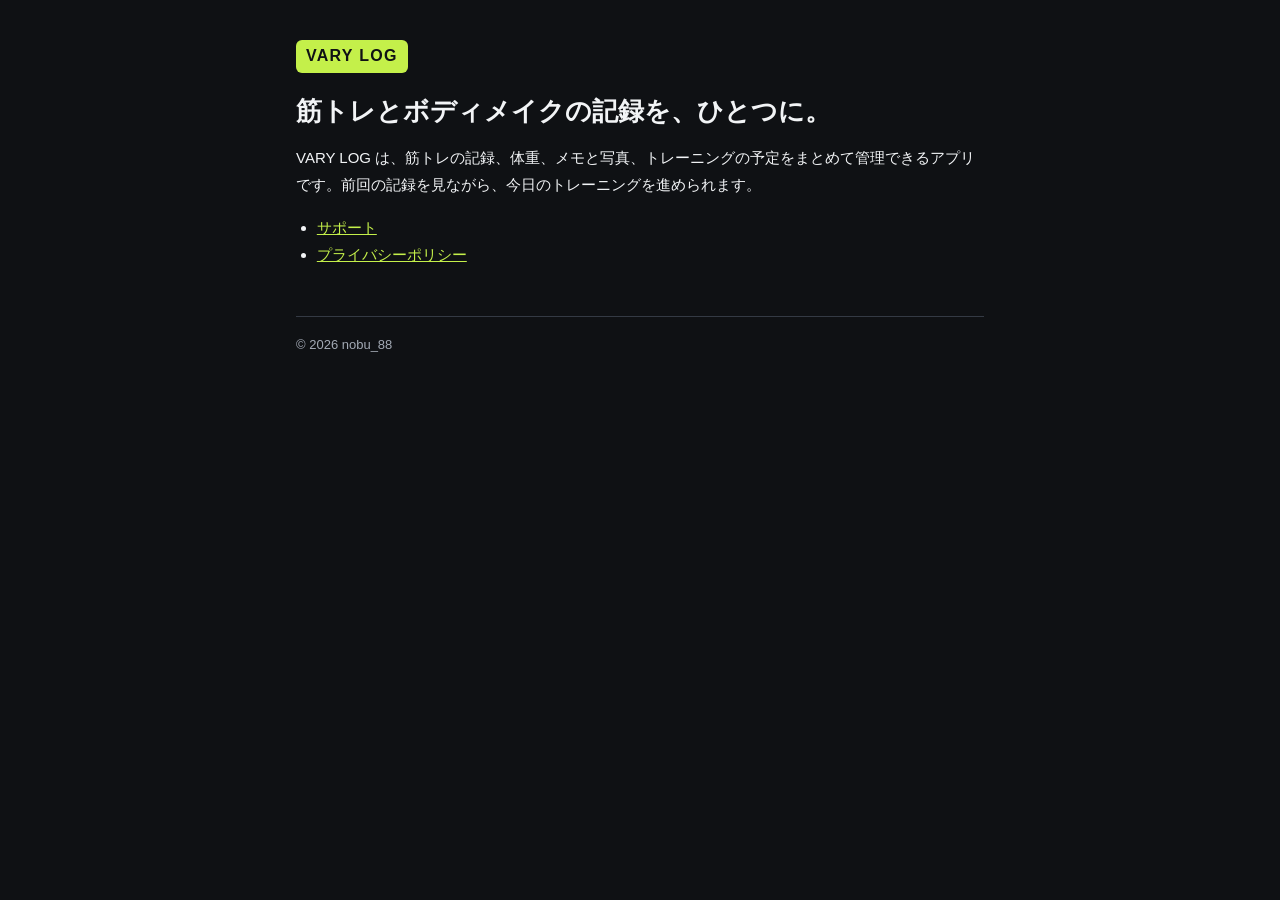
<file: index.html>
<!doctype html>
<html lang="ja">
<head>
  <meta charset="utf-8">
  <meta name="viewport" content="width=device-width, initial-scale=1">
  <title>VARY LOG</title>
  <link rel="stylesheet" href="style.css">
</head>
<body>
<main>
  <span class="brand">VARY LOG</span>
  <h1>筋トレとボディメイクの記録を、ひとつに。</h1>
  <p>VARY LOG は、筋トレの記録、体重、メモと写真、トレーニングの予定をまとめて管理できるアプリです。前回の記録を見ながら、今日のトレーニングを進められます。</p>
  <ul>
    <li><a href="support/">サポート</a></li>
    <li><a href="privacy/">プライバシーポリシー</a></li>
  </ul>
  <footer>© 2026 nobu_88</footer>
</main>
</body>
</html>
</file>
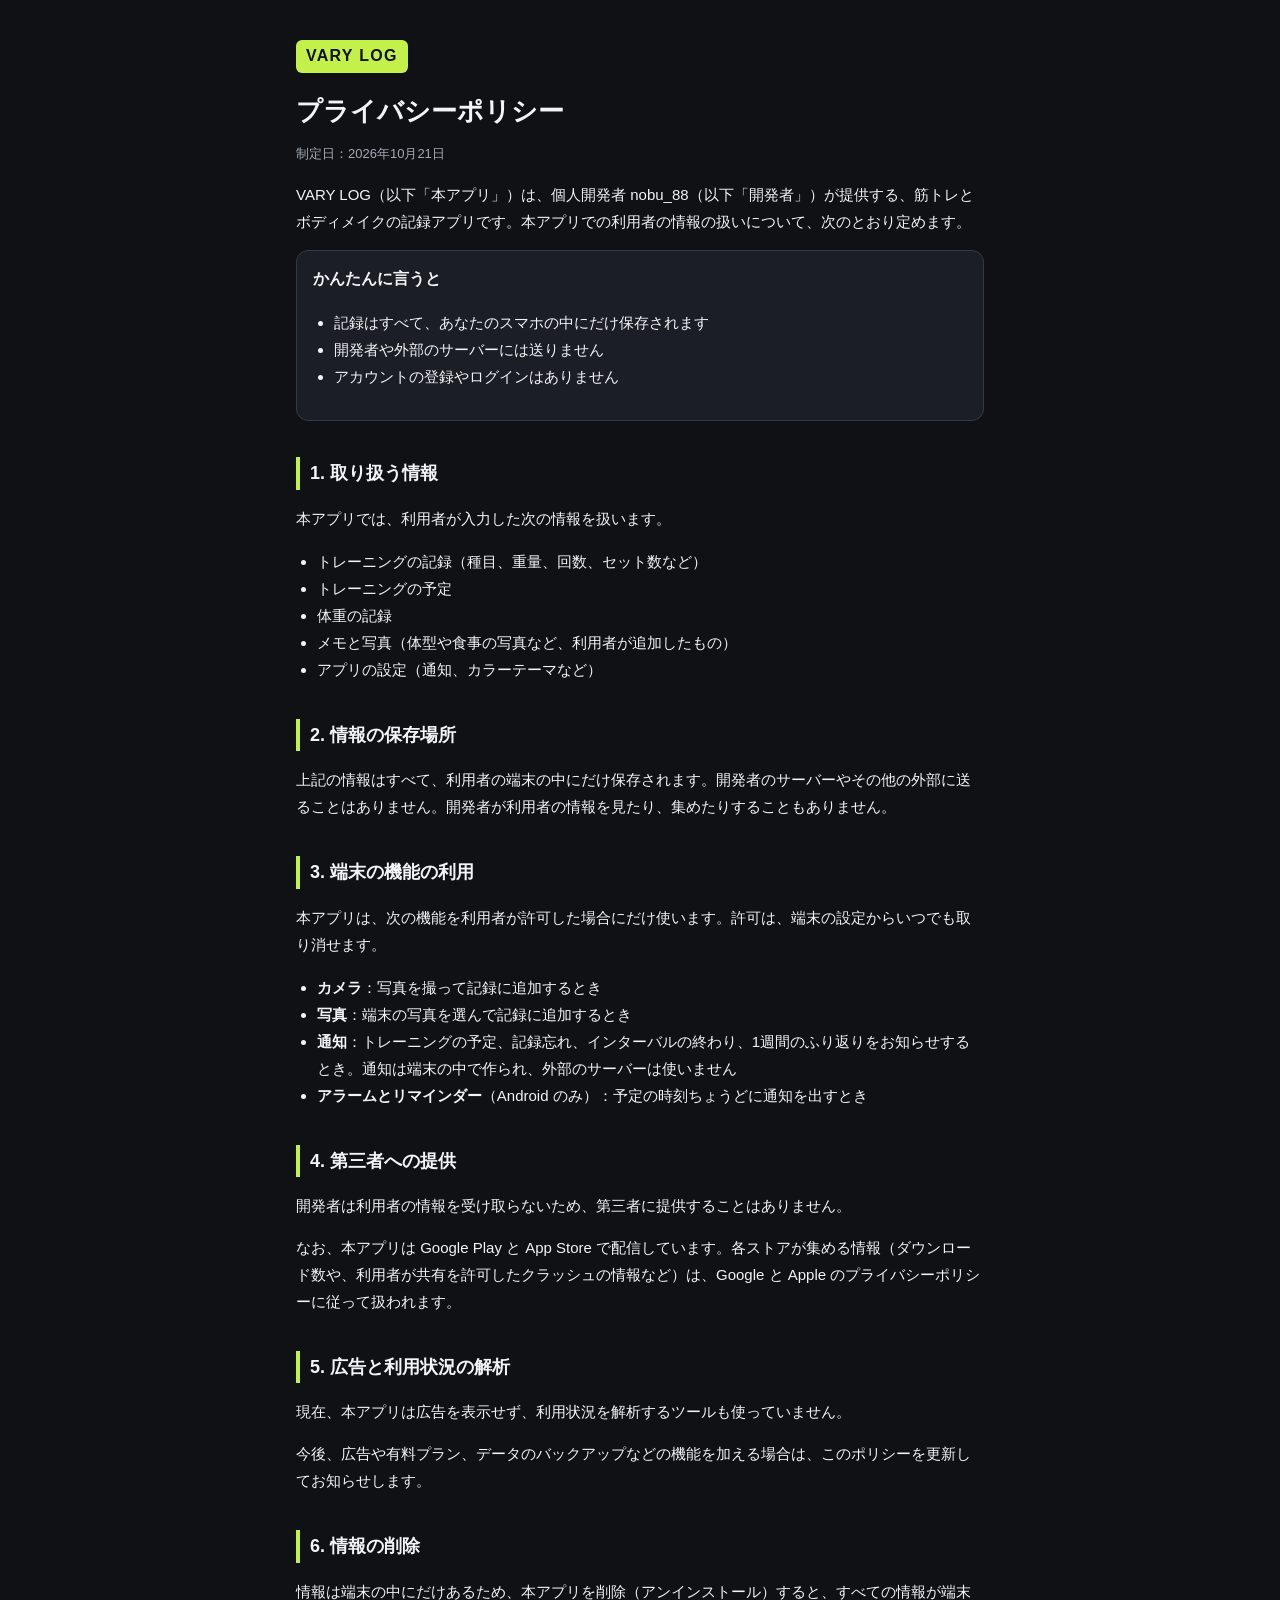
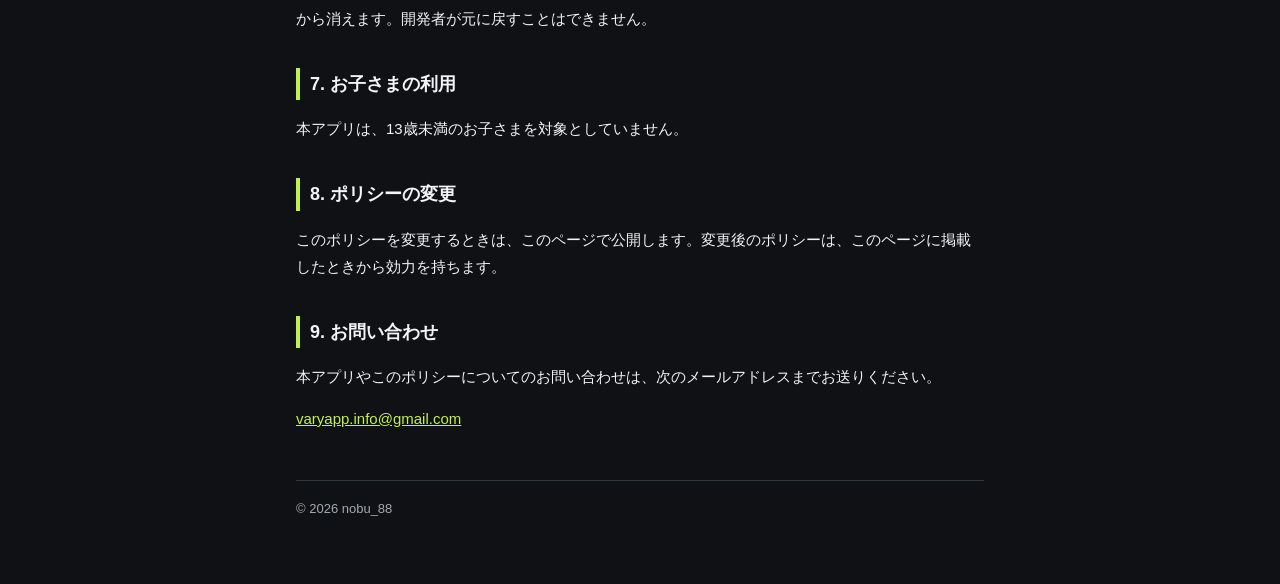
<file: privacy/index.html>
<!doctype html>
<html lang="ja">
<head>
  <meta charset="utf-8">
  <meta name="viewport" content="width=device-width, initial-scale=1">
  <title>プライバシーポリシー | VARY LOG</title>
  <link rel="stylesheet" href="../style.css">
</head>
<body>
<main>
  <a class="brand" href="../">VARY LOG</a>
  <h1>プライバシーポリシー</h1>
  <p class="meta">制定日：2026年10月21日</p>

  <p>VARY LOG（以下「本アプリ」）は、個人開発者 nobu_88（以下「開発者」）が提供する、筋トレとボディメイクの記録アプリです。本アプリでの利用者の情報の扱いについて、次のとおり定めます。</p>

  <div class="card">
    <strong>かんたんに言うと</strong>
    <ul>
      <li>記録はすべて、あなたのスマホの中にだけ保存されます</li>
      <li>開発者や外部のサーバーには送りません</li>
      <li>アカウントの登録やログインはありません</li>
    </ul>
  </div>

  <h2>1. 取り扱う情報</h2>
  <p>本アプリでは、利用者が入力した次の情報を扱います。</p>
  <ul>
    <li>トレーニングの記録（種目、重量、回数、セット数など）</li>
    <li>トレーニングの予定</li>
    <li>体重の記録</li>
    <li>メモと写真（体型や食事の写真など、利用者が追加したもの）</li>
    <li>アプリの設定（通知、カラーテーマなど）</li>
  </ul>

  <h2>2. 情報の保存場所</h2>
  <p>上記の情報はすべて、利用者の端末の中にだけ保存されます。開発者のサーバーやその他の外部に送ることはありません。開発者が利用者の情報を見たり、集めたりすることもありません。</p>

  <h2>3. 端末の機能の利用</h2>
  <p>本アプリは、次の機能を利用者が許可した場合にだけ使います。許可は、端末の設定からいつでも取り消せます。</p>
  <ul>
    <li><strong>カメラ</strong>：写真を撮って記録に追加するとき</li>
    <li><strong>写真</strong>：端末の写真を選んで記録に追加するとき</li>
    <li><strong>通知</strong>：トレーニングの予定、記録忘れ、インターバルの終わり、1週間のふり返りをお知らせするとき。通知は端末の中で作られ、外部のサーバーは使いません</li>
    <li><strong>アラームとリマインダー</strong>（Android のみ）：予定の時刻ちょうどに通知を出すとき</li>
  </ul>

  <h2>4. 第三者への提供</h2>
  <p>開発者は利用者の情報を受け取らないため、第三者に提供することはありません。</p>
  <p>なお、本アプリは Google Play と App Store で配信しています。各ストアが集める情報（ダウンロード数や、利用者が共有を許可したクラッシュの情報など）は、Google と Apple のプライバシーポリシーに従って扱われます。</p>

  <h2>5. 広告と利用状況の解析</h2>
  <p>現在、本アプリは広告を表示せず、利用状況を解析するツールも使っていません。</p>
  <p>今後、広告や有料プラン、データのバックアップなどの機能を加える場合は、このポリシーを更新してお知らせします。</p>

  <h2>6. 情報の削除</h2>
  <p>情報は端末の中にだけあるため、本アプリを削除（アンインストール）すると、すべての情報が端末から消えます。開発者が元に戻すことはできません。</p>

  <h2>7. お子さまの利用</h2>
  <p>本アプリは、13歳未満のお子さまを対象としていません。</p>

  <h2>8. ポリシーの変更</h2>
  <p>このポリシーを変更するときは、このページで公開します。変更後のポリシーは、このページに掲載したときから効力を持ちます。</p>

  <h2>9. お問い合わせ</h2>
  <p>本アプリやこのポリシーについてのお問い合わせは、次のメールアドレスまでお送りください。</p>
  <p><a href="mailto:varyapp.info@gmail.com">varyapp.info@gmail.com</a></p>

  <footer>© 2026 nobu_88</footer>
</main>
</body>
</html>
</file>
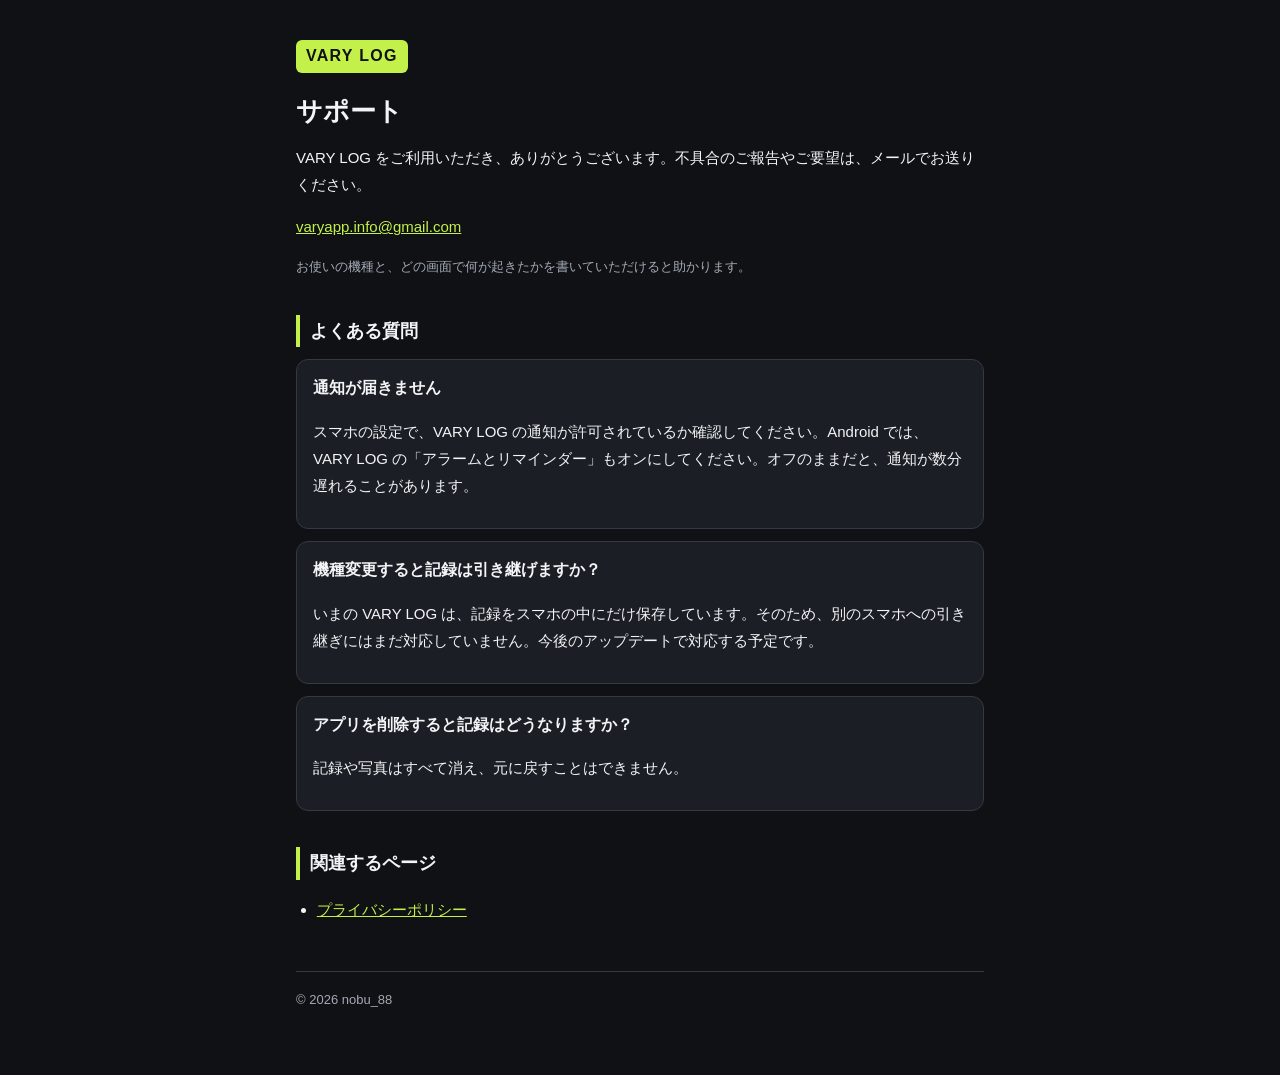
<file: support/index.html>
<!doctype html>
<html lang="ja">
<head>
  <meta charset="utf-8">
  <meta name="viewport" content="width=device-width, initial-scale=1">
  <title>サポート | VARY LOG</title>
  <link rel="stylesheet" href="../style.css">
</head>
<body>
<main>
  <a class="brand" href="../">VARY LOG</a>
  <h1>サポート</h1>
  <p>VARY LOG をご利用いただき、ありがとうございます。不具合のご報告やご要望は、メールでお送りください。</p>
  <p><a href="mailto:varyapp.info@gmail.com">varyapp.info@gmail.com</a></p>
  <p class="meta">お使いの機種と、どの画面で何が起きたかを書いていただけると助かります。</p>

  <h2>よくある質問</h2>

  <div class="card">
    <strong>通知が届きません</strong>
    <p>スマホの設定で、VARY LOG の通知が許可されているか確認してください。Android では、VARY LOG の「アラームとリマインダー」もオンにしてください。オフのままだと、通知が数分遅れることがあります。</p>
  </div>

  <div class="card">
    <strong>機種変更すると記録は引き継げますか？</strong>
    <p>いまの VARY LOG は、記録をスマホの中にだけ保存しています。そのため、別のスマホへの引き継ぎにはまだ対応していません。今後のアップデートで対応する予定です。</p>
  </div>

  <div class="card">
    <strong>アプリを削除すると記録はどうなりますか？</strong>
    <p>記録や写真はすべて消え、元に戻すことはできません。</p>
  </div>

  <h2>関連するページ</h2>
  <ul>
    <li><a href="../privacy/">プライバシーポリシー</a></li>
  </ul>

  <footer>© 2026 nobu_88</footer>
</main>
</body>
</html>
</file>
<file: style.css>
:root {
  --bg: #0f1114;
  --card: #1b1e24;
  --text: #f2f4f6;
  --sub: #a3aab5;
  --border: #343a44;
  --accent: #c4f04a;
}

* {
  box-sizing: border-box;
}

body {
  margin: 0;
  background: var(--bg);
  color: var(--text);
  font-family: -apple-system, BlinkMacSystemFont, "Hiragino Sans", "Noto Sans JP", "Yu Gothic UI", sans-serif;
  line-height: 1.8;
}

main {
  max-width: 720px;
  margin: 0 auto;
  padding: 40px 16px 64px;
}

.brand {
  display: inline-block;
  color: var(--bg);
  background: var(--accent);
  font-weight: 900;
  letter-spacing: 0.08em;
  padding: 2px 10px;
  border-radius: 6px;
  text-decoration: none;
}

h1 {
  font-size: 26px;
  line-height: 1.4;
  margin: 20px 0 4px;
}

h2 {
  font-size: 18px;
  margin: 36px 0 8px;
  padding-left: 10px;
  border-left: 4px solid var(--accent);
}

p,
li {
  font-size: 15px;
}

ul {
  padding-left: 1.3em;
}

.meta {
  color: var(--sub);
  font-size: 13px;
}

.card {
  background: var(--card);
  border: 1px solid var(--border);
  border-radius: 12px;
  padding: 14px 16px;
  margin: 12px 0;
}

a {
  color: var(--accent);
}

footer {
  margin-top: 48px;
  padding-top: 16px;
  border-top: 1px solid var(--border);
  color: var(--sub);
  font-size: 13px;
}
</file>
